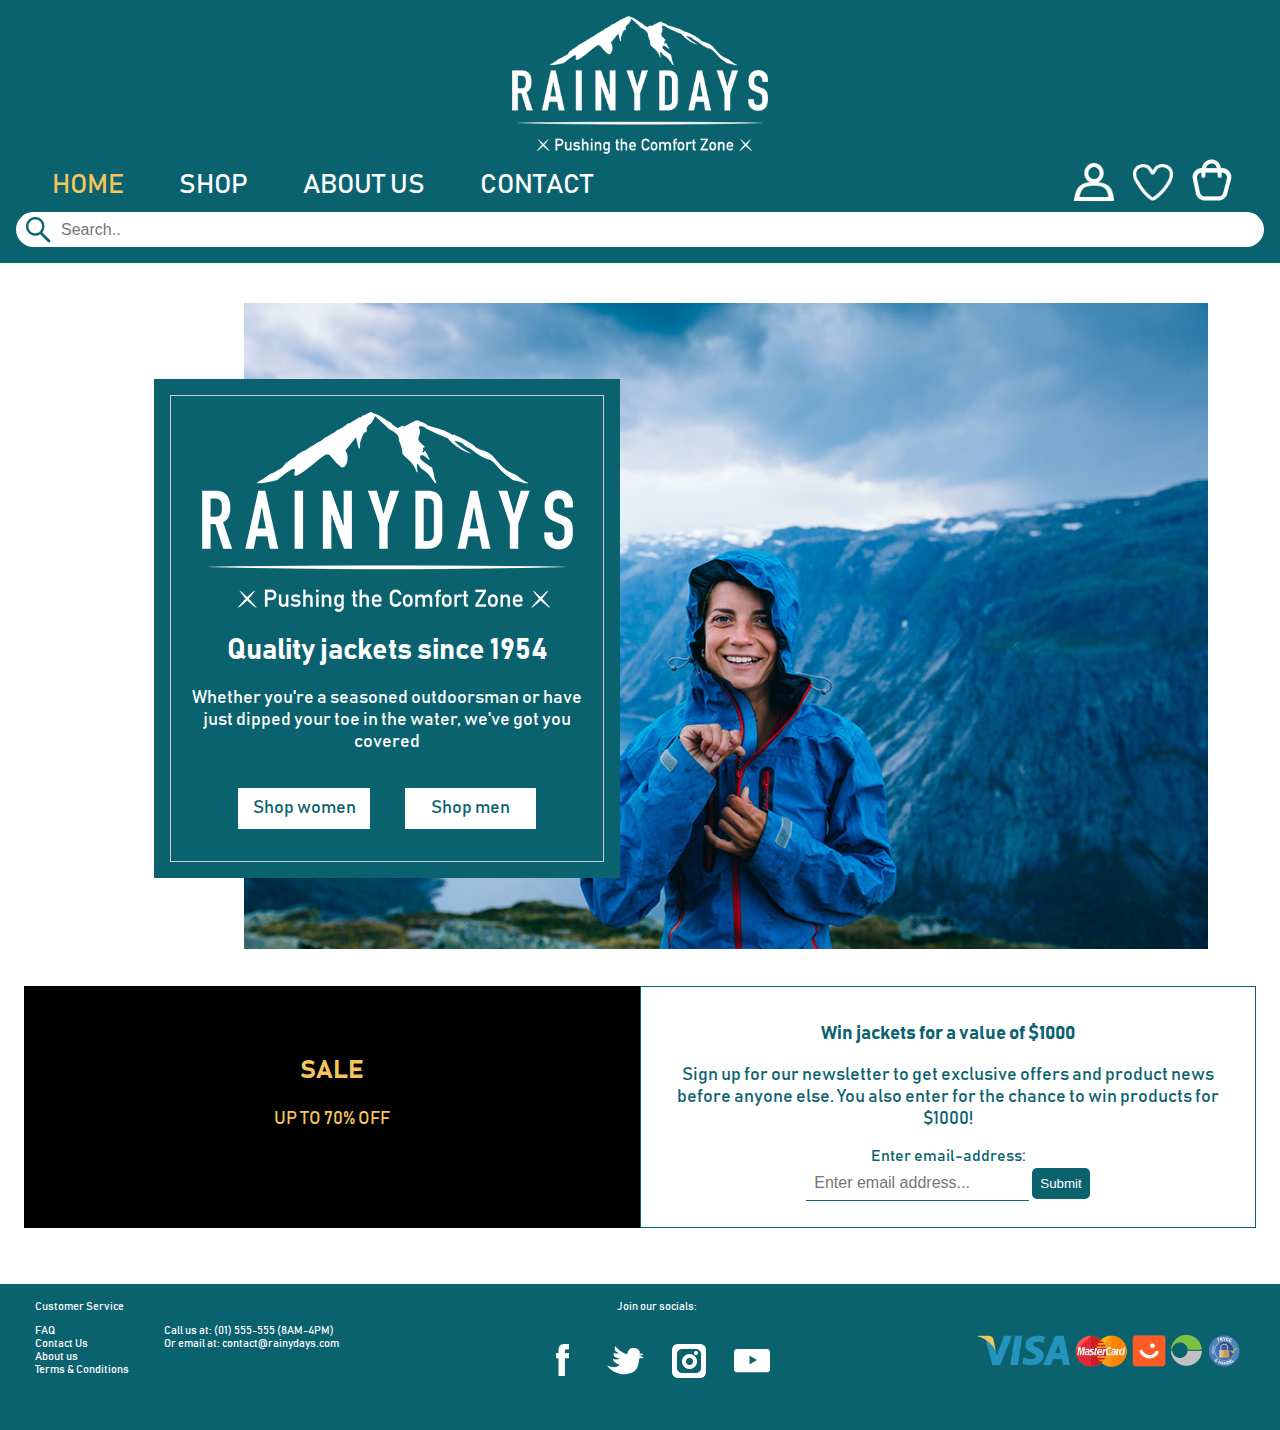
<file: index.html>
<!DOCTYPE html>
<html lang="en">
  <head>
    <meta charset="UTF-8" />
    <meta http-equiv="X-UA-Compatible" content="IE=edge" />
    <meta name="viewport" content="width=device-width, initial-scale=1.0" />
    <meta
      name="description"
      content="Here on our website you can purchase high-quality and affordable jackets from Rainy Days"
    />
    <link rel="stylesheet" type="text/css" href="css/styles.css" />
    <title>Rainy Days | Home</title>
    <!-- Hotjar Tracking Code for https://shiny-buttercream-049503.netlify.app -->
    <script>
      (function (h, o, t, j, a, r) {
        h.hj =
          h.hj ||
          function () {
            (h.hj.q = h.hj.q || []).push(arguments);
          };
        h._hjSettings = { hjid: 3656830, hjsv: 6 };
        a = o.getElementsByTagName("head")[0];
        r = o.createElement("script");
        r.async = 1;
        r.src = t + h._hjSettings.hjid + j + h._hjSettings.hjsv;
        a.appendChild(r);
      })(window, document, "https://static.hotjar.com/c/hotjar-", ".js?sv=");
    </script>
  </head>
  <body>
    <div class="wrapper">
      <header>
        <div class="logo">
          <a href="index.html"
            ><img
              src="images/assets/rainydays_logo.png"
              id="logo"
              alt="Rainy Days logo"
          /></a>
        </div>
        <input type="checkbox" id="menu-checkbox" />
        <label for="menu-checkbox" class="hamburger-menu"
          ><img src="images/assets/icons/menu_icon.png" alt="Hamburger menu"
        /></label>
        <nav>
          <a href="index.html" class="active-page">Home</a>
          <a href="products.html">Shop</a>
          <a href="about.html">About us</a>
          <a href="contact.html">Contact</a>
        </nav>
        <div class="user-icons">
          <a href="#"
            ><img src=images/assets/icons/user_profile_icon.png
            class="user-icon-img" alt="User profile icon"></a
          >
          <a href="#"
            ><img src=images/assets/icons/favourites_icon_white.png
            class="user-icon-img" alt="Favourites icon"></a
          >
          <a href="shopping_bag.html"
            ><span class="shopping-icons">
              <img src=images/assets/icons/shopping_bag_icon.png
              class="user-icon-img" alt="Shopping bag icon"> <img
              src=images/assets/icons/shopping_bag_icon_yellow.png
              class="user-icon-img" alt="Yellow shopping bag for hover">
            </span></a
          >
        </div>
        <div class="search">
          <form>
            <label for="search-site" class="search-label">Search site:</label>
            <input
              type="search"
              id="search-site"
              name="search-site"
              class="search-site"
              placeholder="Search.."
            />
          </form>
        </div>
      </header>
      <main>
        <div class="desktop-hero">
          <div class="desktop-intro">
            <img
              src="images/assets/rainydays_logo.png"
              class="content-logo"
              alt="Rainy Days logo"
            />
            <div class="intro-text">
              <h1>Quality jackets since 1954</h1>
              <p>
                Whether you're a seasoned outdoorsman or have just dipped your
                toe in the water, we've got you covered
              </p>
            </div>
            <div class="intro-links">
              <a href="products.html">Shop women</a>
              <a href="products.html">Shop men</a>
            </div>
          </div>
          <div class="desktop_hero_img">
            <img
              src="images/hero_img.jpg"
              class="hero-img"
              alt="Woman zipping up jacket with mountains in background"
            />
          </div>
        </div>
        <section class="sale-newsletter">
          <div class="sale">
            <h2>Sale</h2>
            <p>Up to 70% off</p>
          </div>
          <div class="newsletter">
            <h3>Win jackets for a value of $1000</h3>
            <p>
              Sign up for our newsletter to get exclusive offers and product
              news before anyone else. You also enter for the chance to win
              products for $1000!
            </p>
            <form id="newsletter">
              <label for="newsletter-email">Enter email-address:</label><br />
              <input
                type="email"
                id="newsletter-email"
                name="newsletter-email"
                placeholder="Enter email address..."
              />
              <button type="submit">Submit</button>
            </form>
          </div>
        </section>
      </main>
      <footer>
        <div class="footer-links">
          Customer Service
          <ul>
            <li><a href="#">FAQ</a></li>
            <li><a href="contact.html">Contact Us</a></li>
            <li><a href="about.html">About us</a></li>
            <li><a href="#">Terms & Conditions</a></li>
          </ul>
        </div>
        <div class="contact-info">
          Call us at: (01) 555-555 (8AM-4PM)<br />Or email at:
          contact@rainydays.com
        </div>
        <div class="socials">
          Join our socials:
          <p>
            <img src="images/assets/icons/fb_icon.png" alt="Facebook" />
            <img src="images/assets/icons/twitter_icon.png" alt="Twitter" />
            <img src="images/assets/icons/instagram_icon.png" alt="Instagram" />
            <img src="images/assets/icons/yt_icon.png" alt="Youtube" />
          </p>
        </div>
        <div>
          <img
            src="images/assets/footer_payment_icons.png"
            id="payment-footer"
            alt="Secure shipping and payment"
          />
        </div>
      </footer>
    </div>
  </body>
</html>
</file>
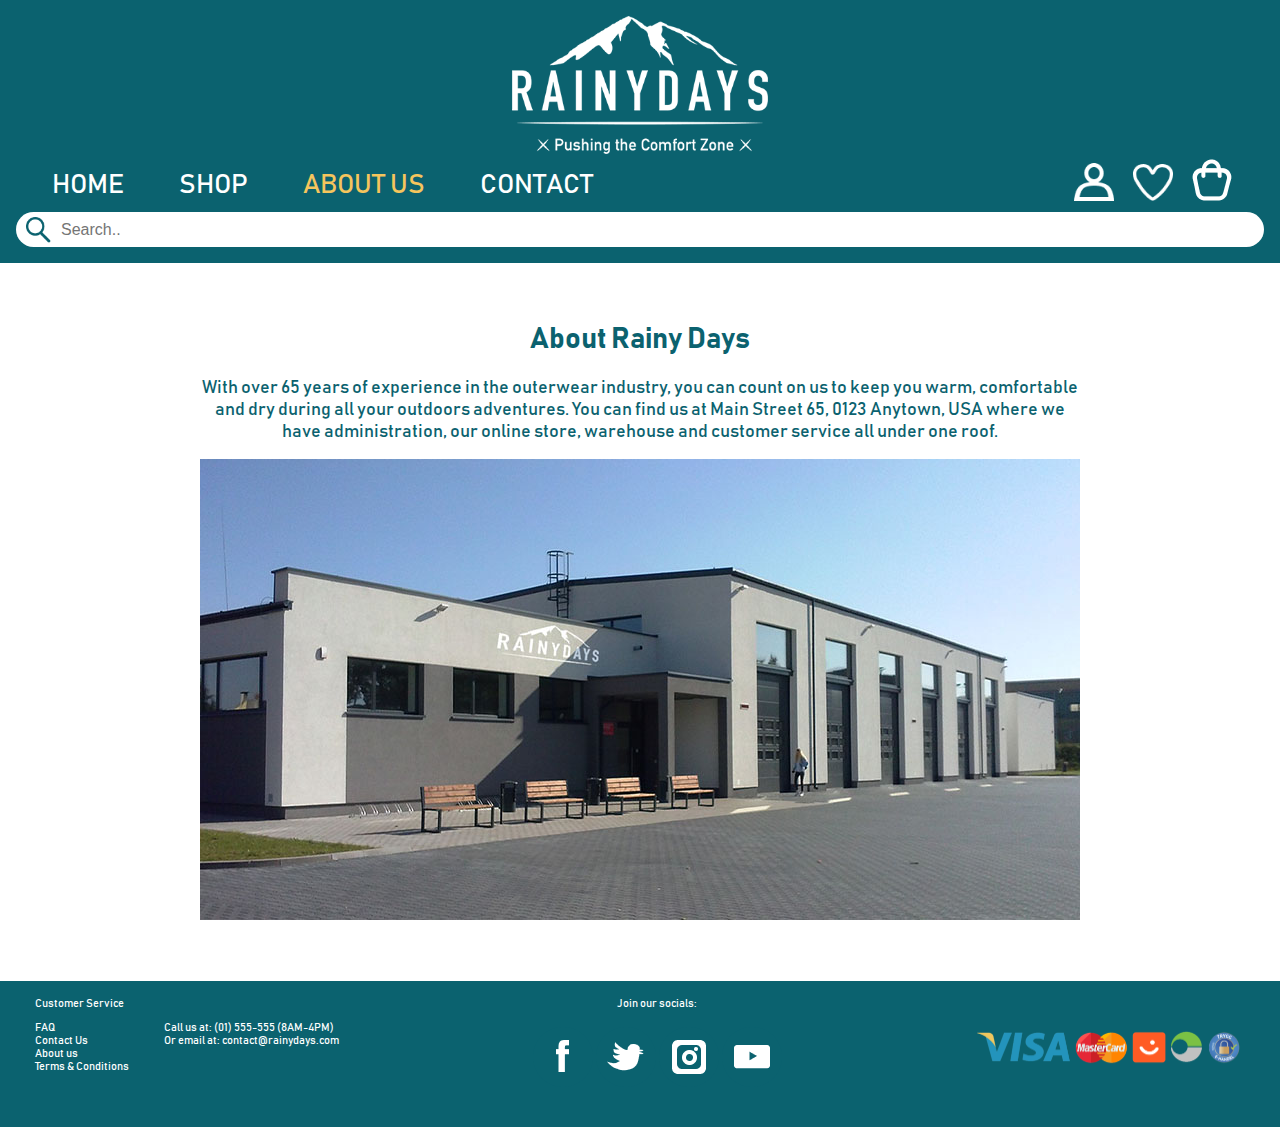
<file: about.html>
<!DOCTYPE html>
<html lang="en">
  <head>
    <meta charset="UTF-8" />
    <meta http-equiv="X-UA-Compatible" content="IE=edge" />
    <meta name="viewport" content="width=device-width, initial-scale=1.0" />
    <meta
      name="description"
      content="Here you will find information about our company Rainy Days, such as our history and address."
    />
    <link rel="stylesheet" type="text/css" href="css/styles.css" />
    <title>Rainy Days | About us</title>
    <!-- Hotjar Tracking Code for https://shiny-buttercream-049503.netlify.app -->
    <script>
      (function (h, o, t, j, a, r) {
        h.hj =
          h.hj ||
          function () {
            (h.hj.q = h.hj.q || []).push(arguments);
          };
        h._hjSettings = { hjid: 3656830, hjsv: 6 };
        a = o.getElementsByTagName("head")[0];
        r = o.createElement("script");
        r.async = 1;
        r.src = t + h._hjSettings.hjid + j + h._hjSettings.hjsv;
        a.appendChild(r);
      })(window, document, "https://static.hotjar.com/c/hotjar-", ".js?sv=");
    </script>
  </head>
  <body>
    <div class="wrapper">
      <header>
        <div class="logo">
          <a href="index.html"
            ><img
              src="images/assets/rainydays_logo.png"
              id="logo"
              alt="Rainy Days logo"
          /></a>
        </div>
        <input type="checkbox" id="menu-checkbox" />
        <label for="menu-checkbox" class="hamburger-menu"
          ><img src="images/assets/icons/menu_icon.png" alt="Hamburger menu"
        /></label>
        <nav>
          <a href="index.html">Home</a>
          <a href="products.html">Shop</a>
          <a href="about.html" class="active-page">About us</a>
          <a href="contact.html">Contact</a>
        </nav>
        <div class="user-icons">
          <a href="#"
            ><img src=images/assets/icons/user_profile_icon.png
            class="user-icon-img" alt="User profile icon"></a
          >
          <a href="#"
            ><img src=images/assets/icons/favourites_icon_white.png
            class="user-icon-img" alt="Favourites icon"></a
          >
          <a href="shopping_bag.html"
            ><span class="shopping-icons">
              <img src=images/assets/icons/shopping_bag_icon.png
              class="user-icon-img" alt="Shopping bag icon"> <img
              src=images/assets/icons/shopping_bag_icon_yellow.png
              class="user-icon-img" alt="Yellow shopping bag for hover">
            </span></a
          >
        </div>
        <div class="search">
          <form>
            <label for="search-site" class="search-label">Search site:</label>
            <input
              type="search"
              id="search-site"
              name="search-site"
              class="search-site"
              placeholder="Search.."
            />
          </form>
        </div>
      </header>
      <main>
        <h1>About Rainy Days</h1>
        <p class="about-info">
          With over 65 years of experience in the outerwear industry, you can
          count on us to keep you warm, comfortable and dry during all your
          outdoors adventures. You can find us at Main Street 65, 0123 Anytown,
          USA where we have administration, our online store, warehouse and
          customer service all under one roof.
        </p>
        <img
          src="images/rainydayshq.jpg"
          alt="Rainy Days headquarters building"
          class="rainydays-hq"
        />
      </main>
      <footer>
        <div class="footer-links">
          Customer Service
          <ul>
            <li><a href="#">FAQ</a></li>
            <li><a href="contact.html">Contact Us</a></li>
            <li><a href="about.html">About us</a></li>
            <li><a href="#">Terms & Conditions</a></li>
          </ul>
        </div>
        <div class="contact-info">
          Call us at: (01) 555-555 (8AM-4PM)<br />Or email at:
          contact@rainydays.com
        </div>
        <div class="socials">
          Join our socials:
          <p>
            <img src="images/assets/icons/fb_icon.png" alt="Facebook" />
            <img src="images/assets/icons/twitter_icon.png" alt="Twitter" />
            <img src="images/assets/icons/instagram_icon.png" alt="Instagram" />
            <img src="images/assets/icons/yt_icon.png" alt="Youtube" />
          </p>
        </div>
        <div>
          <img
            src="images/assets/footer_payment_icons.png"
            id="payment-footer"
            alt="Secure shipping and payment"
          />
        </div>
      </footer>
    </div>
  </body>
</html>
</file>
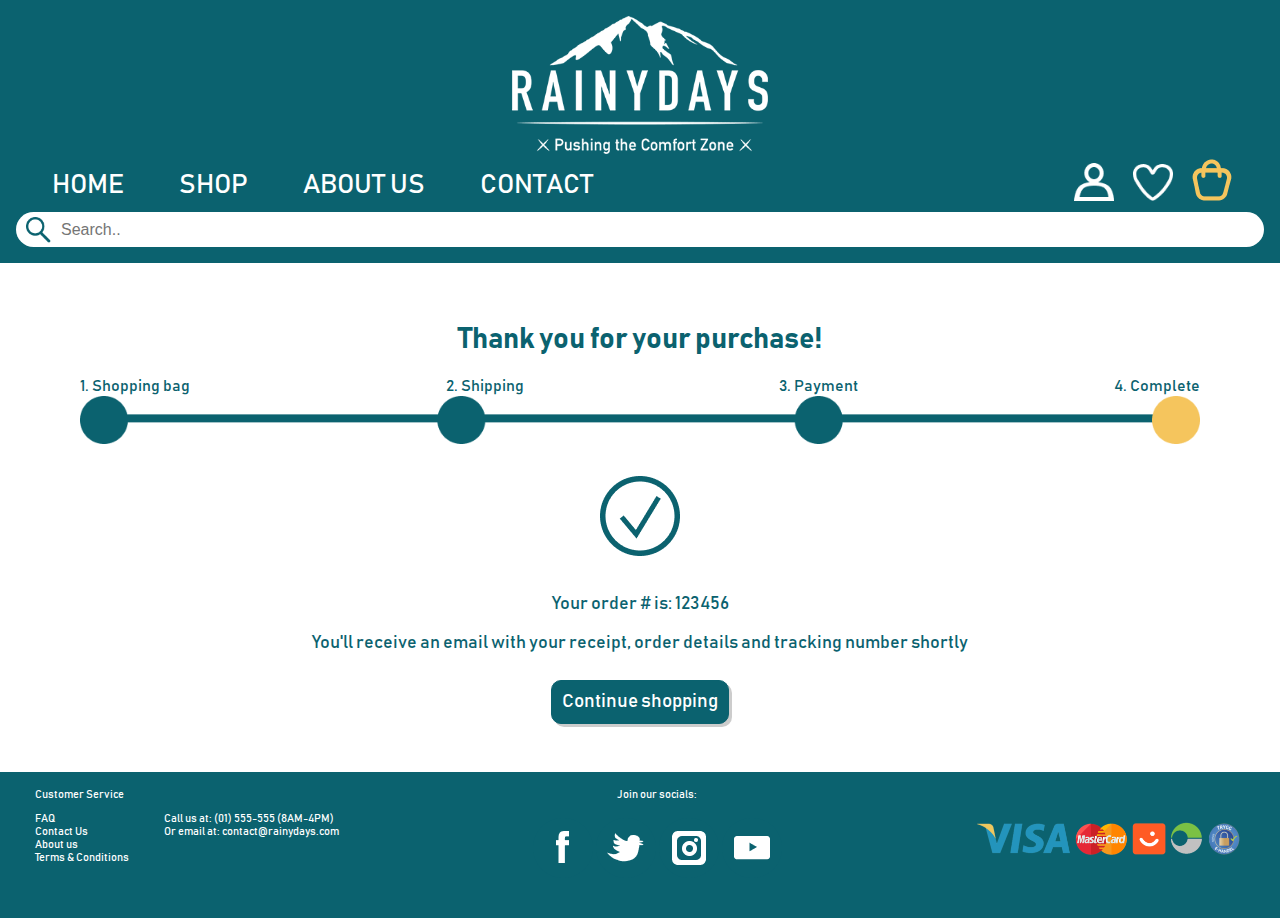
<file: checkout_success.html>
<!DOCTYPE html>
<html lang="en">
  <head>
    <meta charset="UTF-8" />
    <meta http-equiv="X-UA-Compatible" content="IE=edge" />
    <meta name="viewport" content="width=device-width, initial-scale=1.0" />
    <meta name="description" content="Your order is successful and complete" />
    <link rel="stylesheet" type="text/css" href="css/styles.css" />
    <title>Rainy Days | Order complete</title>
    <!-- Hotjar Tracking Code for https://shiny-buttercream-049503.netlify.app -->
    <script>
      (function (h, o, t, j, a, r) {
        h.hj =
          h.hj ||
          function () {
            (h.hj.q = h.hj.q || []).push(arguments);
          };
        h._hjSettings = { hjid: 3656830, hjsv: 6 };
        a = o.getElementsByTagName("head")[0];
        r = o.createElement("script");
        r.async = 1;
        r.src = t + h._hjSettings.hjid + j + h._hjSettings.hjsv;
        a.appendChild(r);
      })(window, document, "https://static.hotjar.com/c/hotjar-", ".js?sv=");
    </script>
  </head>
  <body>
    <div class="wrapper">
      <header>
        <div class="logo">
          <a href="index.html"
            ><img
              src="images/assets/rainydays_logo.png"
              id="logo"
              alt="Rainy Days logo"
          /></a>
        </div>
        <input type="checkbox" id="menu-checkbox" />
        <label for="menu-checkbox" class="hamburger-menu"
          ><img src="images/assets/icons/menu_icon.png" alt="Hamburger menu"
        /></label>
        <nav>
          <a href="index.html">Home</a>
          <a href="products.html">Shop</a>
          <a href="about.html">About us</a>
          <a href="contact.html">Contact</a>
        </nav>
        <div class="user-icons">
          <a href="#"
            ><img src=images/assets/icons/user_profile_icon.png
            class="user-icon-img" alt="User profile icon"></a
          >
          <a href="#"
            ><img src=images/assets/icons/favourites_icon_white.png
            class="user-icon-img" alt="Favourites icon"></a
          >
          <a href="shopping_bag.html"
            ><img src=images/assets/icons/shopping_bag_icon_yellow.png
            class="user-icon-img" alt="Yellow shopping bag icon"></a
          >
        </div>
        <div class="search">
          <form>
            <label for="search-site" class="search-label">Search site:</label>
            <input
              type="search"
              id="search-site"
              name="search-site"
              class="search-site"
              placeholder="Search.."
            />
          </form>
        </div>
      </header>
      <main>
        <h1>Thank you for your purchase!</h1>
        <div class="progress_text">
          <div>1. Shopping bag</div>
          <div>2. Shipping</div>
          <div>3. Payment</div>
          <div>4. Complete</div>
        </div>
        <div>
          <img
            src="images/assets/icons/progress_bar4.png"
            class="progress_bar"
            alt="Progress status: checkout complete"
          />
          <div class="checkout_success">
            <img
              src="images/assets/icons/successful_checkout_icon.png"
              alt="Checkout is successful icon"
            />
          </div>
          <p>Your order # is: 123456</p>
          <p>
            You'll receive an email with your receipt, order details and
            tracking number shortly
          </p>
          <a href="products.html" class="cta-button">Continue shopping</a>
        </div>
      </main>
      <footer>
        <div class="footer-links">
          Customer Service
          <ul>
            <li><a href="#">FAQ</a></li>
            <li><a href="contact.html">Contact Us</a></li>
            <li><a href="about.html">About us</a></li>
            <li><a href="#">Terms & Conditions</a></li>
          </ul>
        </div>
        <div class="contact-info">
          Call us at: (01) 555-555 (8AM-4PM)<br />Or email at:
          contact@rainydays.com
        </div>
        <div class="socials">
          Join our socials:
          <p>
            <img src="images/assets/icons/fb_icon.png" alt="Facebook" />
            <img src="images/assets/icons/twitter_icon.png" alt="Twitter" />
            <img src="images/assets/icons/instagram_icon.png" alt="Instagram" />
            <img src="images/assets/icons/yt_icon.png" alt="Youtube" />
          </p>
        </div>
        <div>
          <img
            src="images/assets/footer_payment_icons.png"
            id="payment-footer"
            alt="Secure shipping and payment"
          />
        </div>
      </footer>
    </div>
  </body>
</html>
</file>
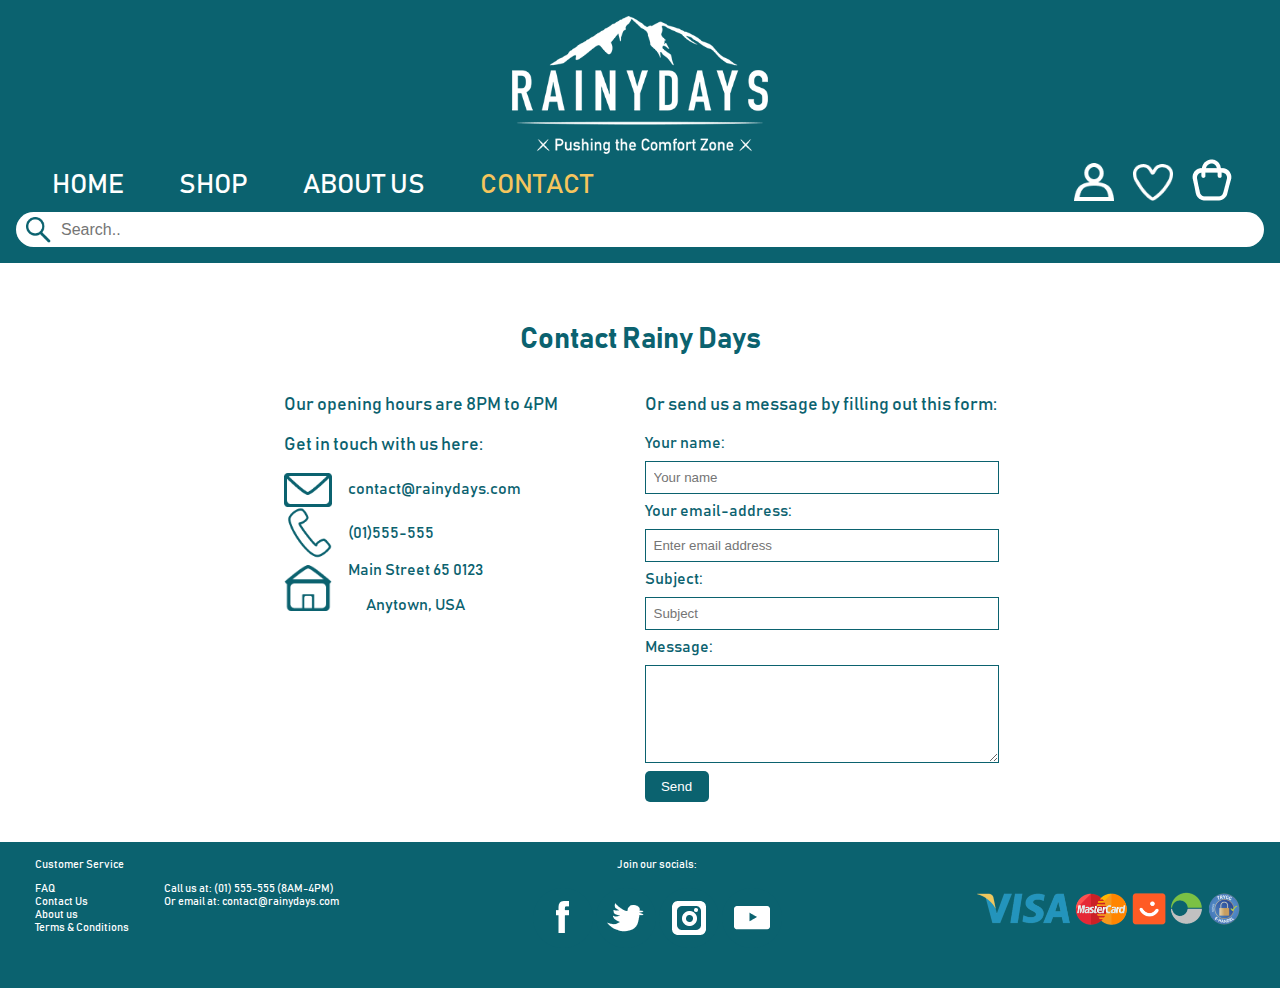
<file: contact.html>
<!DOCTYPE html>
<html lang="en">
  <head>
    <meta charset="UTF-8" />
    <meta http-equiv="X-UA-Compatible" content="IE=edge" />
    <meta name="viewport" content="width=device-width, initial-scale=1.0" />
    <meta
      name="description"
      content="On this page you will find contact information for Rainy Days, including phone number, email address, street address and a contact form"
    />
    <link rel="stylesheet" type="text/css" href="css/styles.css" />
    <title>Rainy Days | Contact</title>
    <!-- Hotjar Tracking Code for https://shiny-buttercream-049503.netlify.app -->
    <script>
      (function (h, o, t, j, a, r) {
        h.hj =
          h.hj ||
          function () {
            (h.hj.q = h.hj.q || []).push(arguments);
          };
        h._hjSettings = { hjid: 3656830, hjsv: 6 };
        a = o.getElementsByTagName("head")[0];
        r = o.createElement("script");
        r.async = 1;
        r.src = t + h._hjSettings.hjid + j + h._hjSettings.hjsv;
        a.appendChild(r);
      })(window, document, "https://static.hotjar.com/c/hotjar-", ".js?sv=");
    </script>
  </head>
  <body>
    <div class="wrapper">
      <header>
        <div class="logo">
          <a href="index.html"
            ><img
              src="images/assets/rainydays_logo.png"
              id="logo"
              alt="Rainy Days logo"
          /></a>
        </div>
        <input type="checkbox" id="menu-checkbox" />
        <label for="menu-checkbox" class="hamburger-menu"
          ><img src="images/assets/icons/menu_icon.png" alt="Hamburger menu"
        /></label>
        <nav>
          <a href="index.html">Home</a>
          <a href="products.html">Shop</a>
          <a href="about.html">About us</a>
          <a href="contact.html" class="active-page">Contact</a>
        </nav>
        <div class="user-icons">
          <a href="#"
            ><img src=images/assets/icons/user_profile_icon.png
            class="user-icon-img" alt="User profile icon"></a
          >
          <a href="#"
            ><img src=images/assets/icons/favourites_icon_white.png
            class="user-icon-img" alt="Favourites icon"></a
          >
          <a href="shopping_bag.html"
            ><span class="shopping-icons">
              <img src=images/assets/icons/shopping_bag_icon.png
              class="user-icon-img" alt="Shopping bag icon"> <img
              src=images/assets/icons/shopping_bag_icon_yellow.png
              class="user-icon-img" alt="Yellow shopping bag for hover">
            </span></a
          >
        </div>
        <div class="search">
          <form>
            <label for="search-site" class="search-label">Search site:</label>
            <input
              type="search"
              id="search-site"
              name="search-site"
              class="search-site"
              placeholder="Search.."
            />
          </form>
        </div>
      </header>
      <main>
        <h1>Contact Rainy Days</h1>
        <div class="contact">
          <div class="contact_info">
            <p>Our opening hours are 8PM to 4PM</p>
            <p>Get in touch with us here:</p>
            <div>
              <img
                src="images/assets/icons/envelope_icon.png"
                class="contact_icons"
                alt="Envelope icon"
              />
              contact@rainydays.com
            </div>
            <div>
              <img
                src="images/assets/icons/phone_icon.png"
                class="contact_icons"
                alt="Phone icon"
              />
              (01)555-555
            </div>
            <div>
              <img
                src="images/assets/icons/house_icon.png"
                class="contact_icons"
                alt="House/address icon"
              />
              <div class="contact_address">
                <div>Main Street 65 0123</div>
                <div>Anytown, USA</div>
              </div>
            </div>
          </div>
          <div class="contact_form">
            <p>Or send us a message by filling out this form:</p>
            <form class="contact_input">
              <label for="full-name">Your name:</label>
              <input
                type="text"
                id="full-name"
                name="fname"
                class="form_input"
                placeholder="Your name"
              />
              <label for="enter-email">Your email-address:</label>
              <input
                type="email"
                id="enter-email"
                name="email"
                class="form_input"
                placeholder="Enter email address"
              />
              <label for="message-subject">Subject:</label>
              <input
                type="text"
                id="message-subject"
                name="subject"
                class="form_input"
                placeholder="Subject"
              />
              <label for="message">Message:</label>
              <textarea
                id="message"
                name="message"
                class="form_input"
              ></textarea>
              <button type="submit">Send</button>
            </form>
          </div>
        </div>
      </main>
      <footer>
        <div class="footer-links">
          Customer Service
          <ul>
            <li><a href="#">FAQ</a></li>
            <li><a href="contact.html">Contact Us</a></li>
            <li><a href="about.html">About us</a></li>
            <li><a href="#">Terms & Conditions</a></li>
          </ul>
        </div>
        <div class="contact-info">
          Call us at: (01) 555-555 (8AM-4PM)<br />Or email at:
          contact@rainydays.com
        </div>
        <div class="socials">
          Join our socials:
          <p>
            <img src="images/assets/icons/fb_icon.png" alt="Facebook" />
            <img src="images/assets/icons/twitter_icon.png" alt="Twitter" />
            <img src="images/assets/icons/instagram_icon.png" alt="Instagram" />
            <img src="images/assets/icons/yt_icon.png" alt="Youtube" />
          </p>
        </div>
        <div>
          <img
            src="images/assets/footer_payment_icons.png"
            id="payment-footer"
            alt="Secure shipping and payment"
          />
        </div>
      </footer>
    </div>
  </body>
</html>
</file>
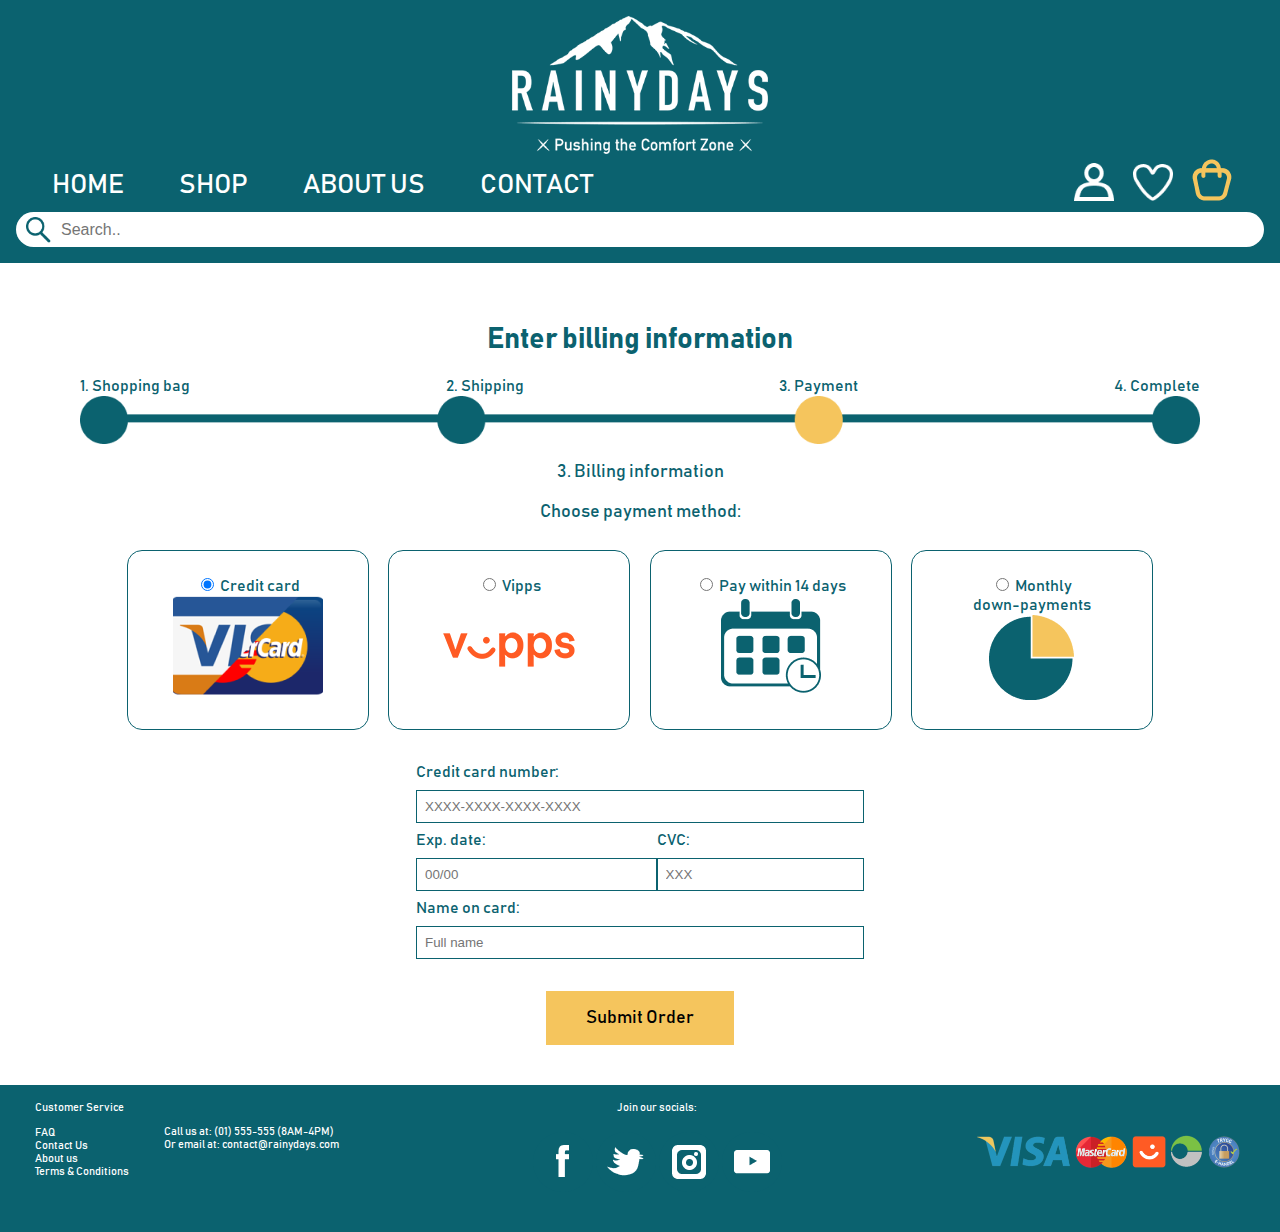
<file: payment.html>
<!DOCTYPE html>
<html lang="en">
  <head>
    <meta charset="UTF-8" />
    <meta http-equiv="X-UA-Compatible" content="IE=edge" />
    <meta name="viewport" content="width=device-width, initial-scale=1.0" />
    <meta
      name="description"
      content="Choose payment method and enter billing information on this page"
    />
    <link rel="stylesheet" type="text/css" href="css/styles.css" />
    <title>Rainy Days | Billing</title>
    <!-- Hotjar Tracking Code for https://shiny-buttercream-049503.netlify.app -->
    <script>
      (function (h, o, t, j, a, r) {
        h.hj =
          h.hj ||
          function () {
            (h.hj.q = h.hj.q || []).push(arguments);
          };
        h._hjSettings = { hjid: 3656830, hjsv: 6 };
        a = o.getElementsByTagName("head")[0];
        r = o.createElement("script");
        r.async = 1;
        r.src = t + h._hjSettings.hjid + j + h._hjSettings.hjsv;
        a.appendChild(r);
      })(window, document, "https://static.hotjar.com/c/hotjar-", ".js?sv=");
    </script>
  </head>
  <body>
    <div class="wrapper">
      <header>
        <div class="logo">
          <a href="index.html"
            ><img
              src="images/assets/rainydays_logo.png"
              id="logo"
              alt="Rainy Days logo"
          /></a>
        </div>
        <input type="checkbox" id="menu-checkbox" />
        <label for="menu-checkbox" class="hamburger-menu"
          ><img src="images/assets/icons/menu_icon.png" alt="Hamburger menu"
        /></label>
        <nav>
          <a href="index.html">Home</a>
          <a href="products.html">Shop</a>
          <a href="about.html">About us</a>
          <a href="contact.html">Contact</a>
        </nav>
        <div class="user-icons">
          <a href="#"
            ><img src=images/assets/icons/user_profile_icon.png
            class="user-icon-img" alt="User profile icon"></a
          >
          <a href="#"
            ><img src=images/assets/icons/favourites_icon_white.png
            class="user-icon-img" alt="Favourites icon"></a
          >
          <a href="shopping_bag.html"
            ><img src=images/assets/icons/shopping_bag_icon_yellow.png
            class="user-icon-img" alt="Yellow shopping bag icon"></a
          >
        </div>
        <div class="search">
          <form>
            <label for="search-site" class="search-label">Search site:</label>
            <input
              type="search"
              id="search-site"
              name="search-site"
              class="search-site"
              placeholder="Search.."
            />
          </form>
        </div>
      </header>
      <main>
        <h1>Enter billing information</h1>
        <div class="progress_text">
          <div>1. Shopping bag</div>
          <div>2. Shipping</div>
          <div>3. Payment</div>
          <div>4. Complete</div>
        </div>
        <img
          src="images/assets/icons/progress_bar3.png"
          class="progress_bar"
          alt="Progress status: billing info"
        />
        <p>3. Billing information</p>
        <div>
          <p>Choose payment method:</p>
          <form action="#" class="payment">
            <div>
              <input
                type="radio"
                id="cc"
                name="payment-method"
                value="cc"
                checked
              />
              <label for="cc"
                >Credit card
                <img
                  src="images/assets/icons/visa_mc_logo.png"
                  class="payment_images"
                  alt="Visa and Mastercard logo"
              /></label>
            </div>
            <div>
              <input
                type="radio"
                id="vipps"
                name="payment-method"
                value="vipps"
              />
              <label for="vipps"
                >Vipps
                <img
                  src="images/assets/icons/vipps_logo.png"
                  class="payment_images"
                  alt="Vipps logo"
              /></label>
            </div>
            <div>
              <input
                type="radio"
                id="pay14"
                name="payment-method"
                value="pay14"
              />
              <label for="pay14"
                >Pay within 14 days
                <img
                  src="images/assets/icons/calendar_timed_icon.png"
                  class="payment_images"
                  alt="Calendar with clock icon"
              /></label>
            </div>
            <div>
              <input
                type="radio"
                id="pay-monthly"
                name="payment-method"
                value="pay-monthly"
              />
              <label for="pay-monthly"
                >Monthly<br />
                down-payments
                <img
                  src="images/assets/icons/monthly_pay_icon.png"
                  class="payment_images"
                  alt="Pie chart for monthly payment icon"
              /></label>
            </div>
          </form>
        </div>
        <div>
          <form class="cc_info">
            <div>
              <label for="cc-number">Credit card number:</label>
              <input
                type="tel"
                id="cc-number"
                name="cc-number"
                class="form_input"
                placeholder="XXXX-XXXX-XXXX-XXXX"
              />
            </div>
            <div class="smaller_input">
              <div>
                <label for="exp-date">Exp. date:</label>
                <input
                  type="tel"
                  id="exp-date"
                  name="exp-date"
                  class="form_input"
                  placeholder="00/00"
                />
              </div>
              <div>
                <label for="cvc">CVC:</label>
                <input
                  type="tel"
                  id="cvc"
                  name="cvc"
                  class="form_input"
                  placeholder="XXX"
                />
              </div>
            </div>
            <div>
              <label for="card-name">Name on card:</label>
              <input
                type="text"
                id="card-name"
                name="card-name"
                class="form_input"
                placeholder="Full name"
              />
            </div>
          </form>
          <a href="checkout_success.html" class="order-button">Submit Order</a>
        </div>
      </main>
      <footer>
        <div class="footer-links">
          Customer Service
          <ul>
            <li><a href="#">FAQ</a></li>
            <li><a href="contact.html">Contact Us</a></li>
            <li><a href="about.html">About us</a></li>
            <li><a href="#">Terms & Conditions</a></li>
          </ul>
        </div>
        <div class="contact-info">
          Call us at: (01) 555-555 (8AM-4PM)<br />Or email at:
          contact@rainydays.com
        </div>
        <div class="socials">
          Join our socials:
          <p>
            <img src="images/assets/icons/fb_icon.png" alt="Facebook" />
            <img src="images/assets/icons/twitter_icon.png" alt="Twitter" />
            <img src="images/assets/icons/instagram_icon.png" alt="Instagram" />
            <img src="images/assets/icons/yt_icon.png" alt="Youtube" />
          </p>
        </div>
        <div>
          <img
            src="images/assets/footer_payment_icons.png"
            id="payment-footer"
            alt="Secure shipping and payment"
          />
        </div>
      </footer>
    </div>
  </body>
</html>
</file>
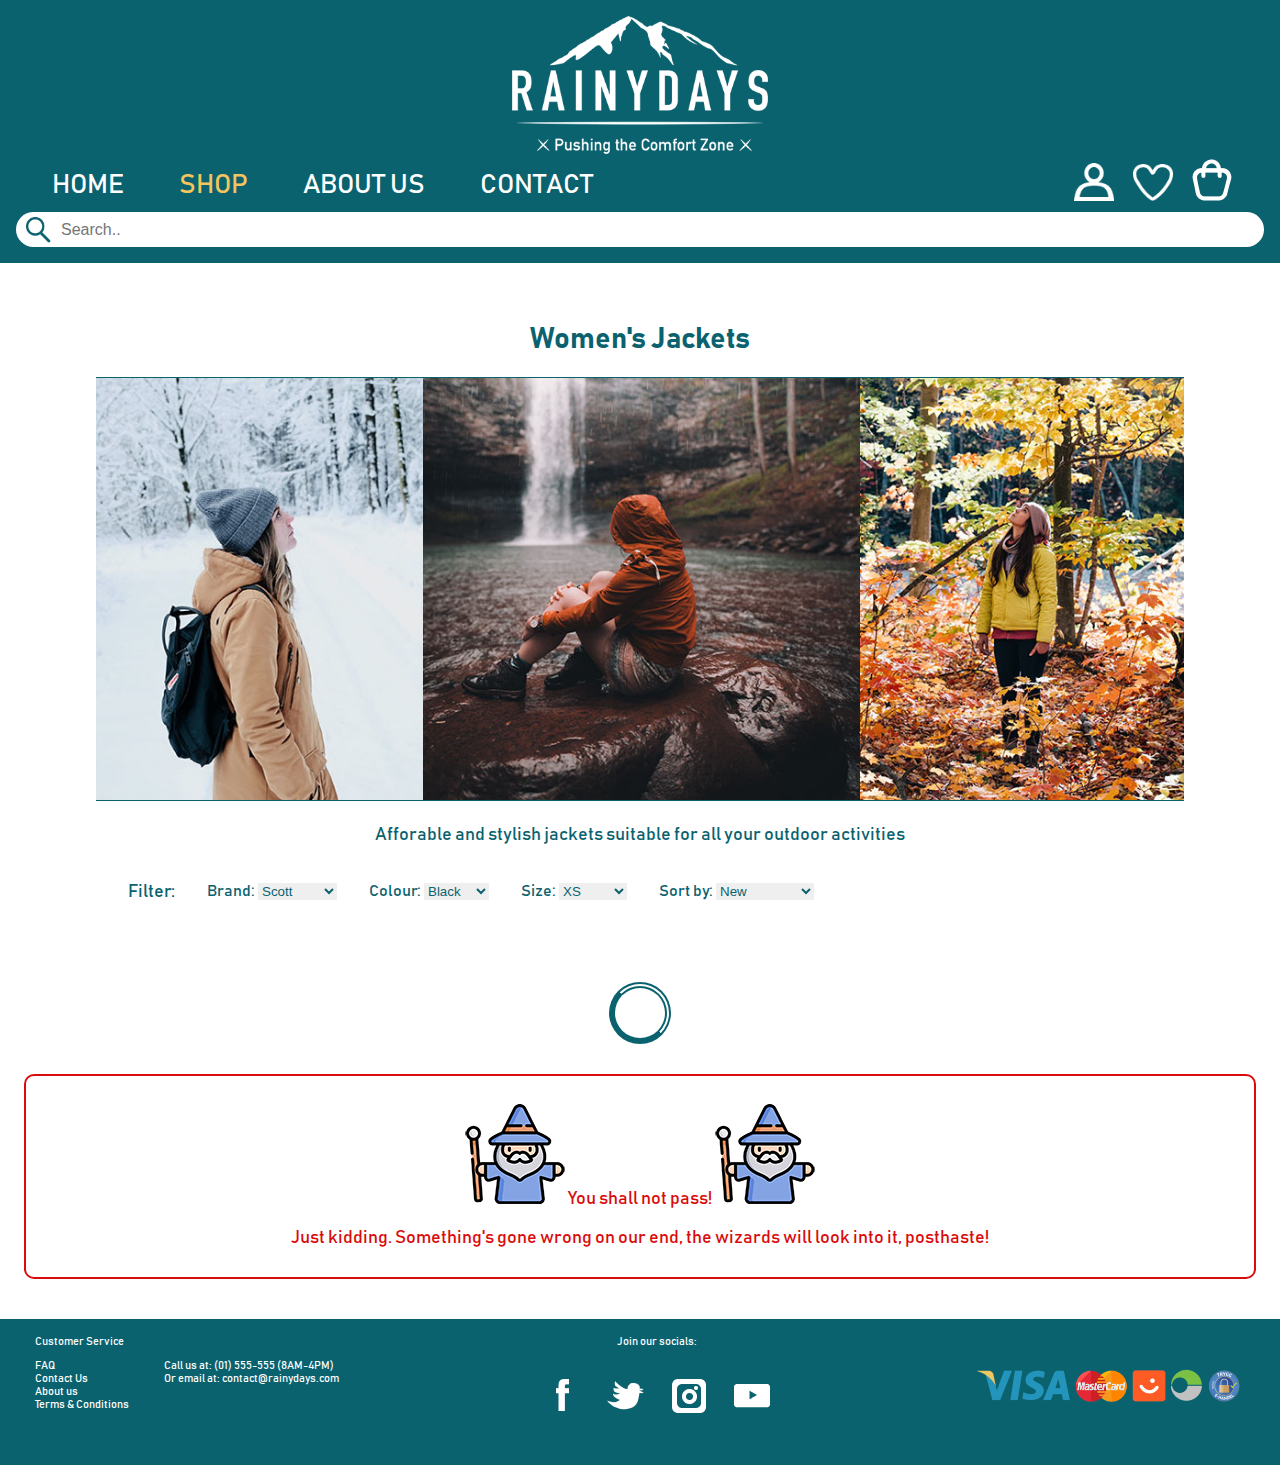
<file: products.html>
<!DOCTYPE html>
<html lang="en">
  <head>
    <meta charset="UTF-8" />
    <meta http-equiv="X-UA-Compatible" content="IE=edge" />
    <meta name="viewport" content="width=device-width, initial-scale=1.0" />
    <meta
      name="description"
      content="An overview of our high-quality jackets suitable for all weather and activities"
    />
    <link rel="stylesheet" type="text/css" href="css/styles.css" />
    <script src="js/products.js" type="module" defer></script>
    <title>Rainy Days | Products</title>
    <!-- Hotjar Tracking Code for https://shiny-buttercream-049503.netlify.app -->
    <script>
      (function (h, o, t, j, a, r) {
        h.hj =
          h.hj ||
          function () {
            (h.hj.q = h.hj.q || []).push(arguments);
          };
        h._hjSettings = { hjid: 3656830, hjsv: 6 };
        a = o.getElementsByTagName("head")[0];
        r = o.createElement("script");
        r.async = 1;
        r.src = t + h._hjSettings.hjid + j + h._hjSettings.hjsv;
        a.appendChild(r);
      })(window, document, "https://static.hotjar.com/c/hotjar-", ".js?sv=");
    </script>
  </head>
  <body>
    <div class="wrapper">
      <header>
        <div class="logo">
          <a href="index.html"
            ><img
              src="images/assets/rainydays_logo.png"
              id="logo"
              alt="Rainy Days logo"
          /></a>
        </div>
        <input type="checkbox" id="menu-checkbox" />
        <label for="menu-checkbox" class="hamburger-menu"
          ><img src="images/assets/icons/menu_icon.png" alt="Hamburger menu"
        /></label>
        <nav>
          <a href="index.html">Home</a>
          <a href="products.html" class="active-page">Shop</a>
          <a href="about.html">About us</a>
          <a href="contact.html">Contact</a>
        </nav>
        <div class="user-icons">
          <a href="#"
            ><img src=images/assets/icons/user_profile_icon.png
            class="user-icon-img" alt="User profile icon"></a
          >
          <a href="#"
            ><img src=images/assets/icons/favourites_icon_white.png
            class="user-icon-img" alt="Favourites icon"></a
          >
          <a href="shopping_bag.html"
            ><span class="shopping-icons">
              <img src=images/assets/icons/shopping_bag_icon.png
              class="user-icon-img" alt="Shopping bag icon"> <img
              src=images/assets/icons/shopping_bag_icon_yellow.png
              class="user-icon-img" alt="Yellow shopping bag for hover">
            </span></a
          >
        </div>
        <div class="search">
          <form>
            <label for="search-site" class="search-label">Search site:</label>
            <input
              type="search"
              id="search-site"
              name="search-site"
              class="search-site"
              placeholder="Search.."
            />
          </form>
        </div>
      </header>
      <main>
        <h1>Women's Jackets</h1>
        <div class="product_img">
          <div>
            <img src=images/w_product1.jpg alt="Man sitting on chair ice
            fishing">
          </div>
          <div>
            <img src=images/w_product2.jpg alt="Man standing by a lake in winter
            time">
          </div>
          <div>
            <img src=images/w_product3.jpg alt="Young man in a red jacket hiking
            up a mountain">
          </div>
        </div>
        <p>
          Afforable and stylish jackets suitable for all your outdoor activities
        </p>
        <div class="filters">
          <p>Filter:</p>
          <div>
            <label for="brand">Brand:</label>
            <select id="brand" name="brand">
              <option value="scott">Scott</option>
              <option value="xm">XM</option>
              <option value="1st_watch">1st Watch</option>
            </select>
          </div>
          <div>
            <label for="colour">Colour:</label>
            <select id="colour" name="colour">
              <option value="black">Black</option>
              <option value="white">White</option>
              <option value="gray">Gray</option>
              <option value="blue">Blue</option>
              <option value="purple">Purple</option>
              <option value="green">Green</option>
              <option value="red">Red</option>
              <option value="orange">Orange</option>
              <option value="yellow">Yellow</option>
            </select>
          </div>
          <div>
            <label for="size">Size:</label>
            <select id="size" name="size">
              <option value="xs">XS</option>
              <option value="small">Small</option>
              <option value="medium">Medium</option>
              <option value="large">Large</option>
              <option value="xl">XL</option>
            </select>
          </div>
          <div>
            <label for="sort">Sort by:</label>
            <select id="sort" name="sort">
              <option value="new">New</option>
              <option value="price_lowest">Price lowest</option>
              <option value="price_highest">Price highest</option>
              <option value="bestsellers">Best selling</option>
            </select>
          </div>
        </div>
        <div class="product_wrapper"></div>
      </main>
      <footer>
        <div class="footer-links">
          Customer Service
          <ul>
            <li><a href="#">FAQ</a></li>
            <li><a href="contact.html">Contact Us</a></li>
            <li><a href="about.html">About us</a></li>
            <li><a href="#">Terms & Conditions</a></li>
          </ul>
        </div>
        <div class="contact-info">
          Call us at: (01) 555-555 (8AM-4PM)<br />Or email at:
          contact@rainydays.com
        </div>
        <div class="socials">
          Join our socials:
          <p>
            <img src="images/assets/icons/fb_icon.png" alt="Facebook" />
            <img src="images/assets/icons/twitter_icon.png" alt="Twitter" />
            <img src="images/assets/icons/instagram_icon.png" alt="Instagram" />
            <img src="images/assets/icons/yt_icon.png" alt="Youtube" />
          </p>
        </div>
        <div>
          <img
            src="images/assets/footer_payment_icons.png"
            id="payment-footer"
            alt="Secure shipping and payment"
          />
        </div>
      </footer>
    </div>
  </body>
</html>
</file>
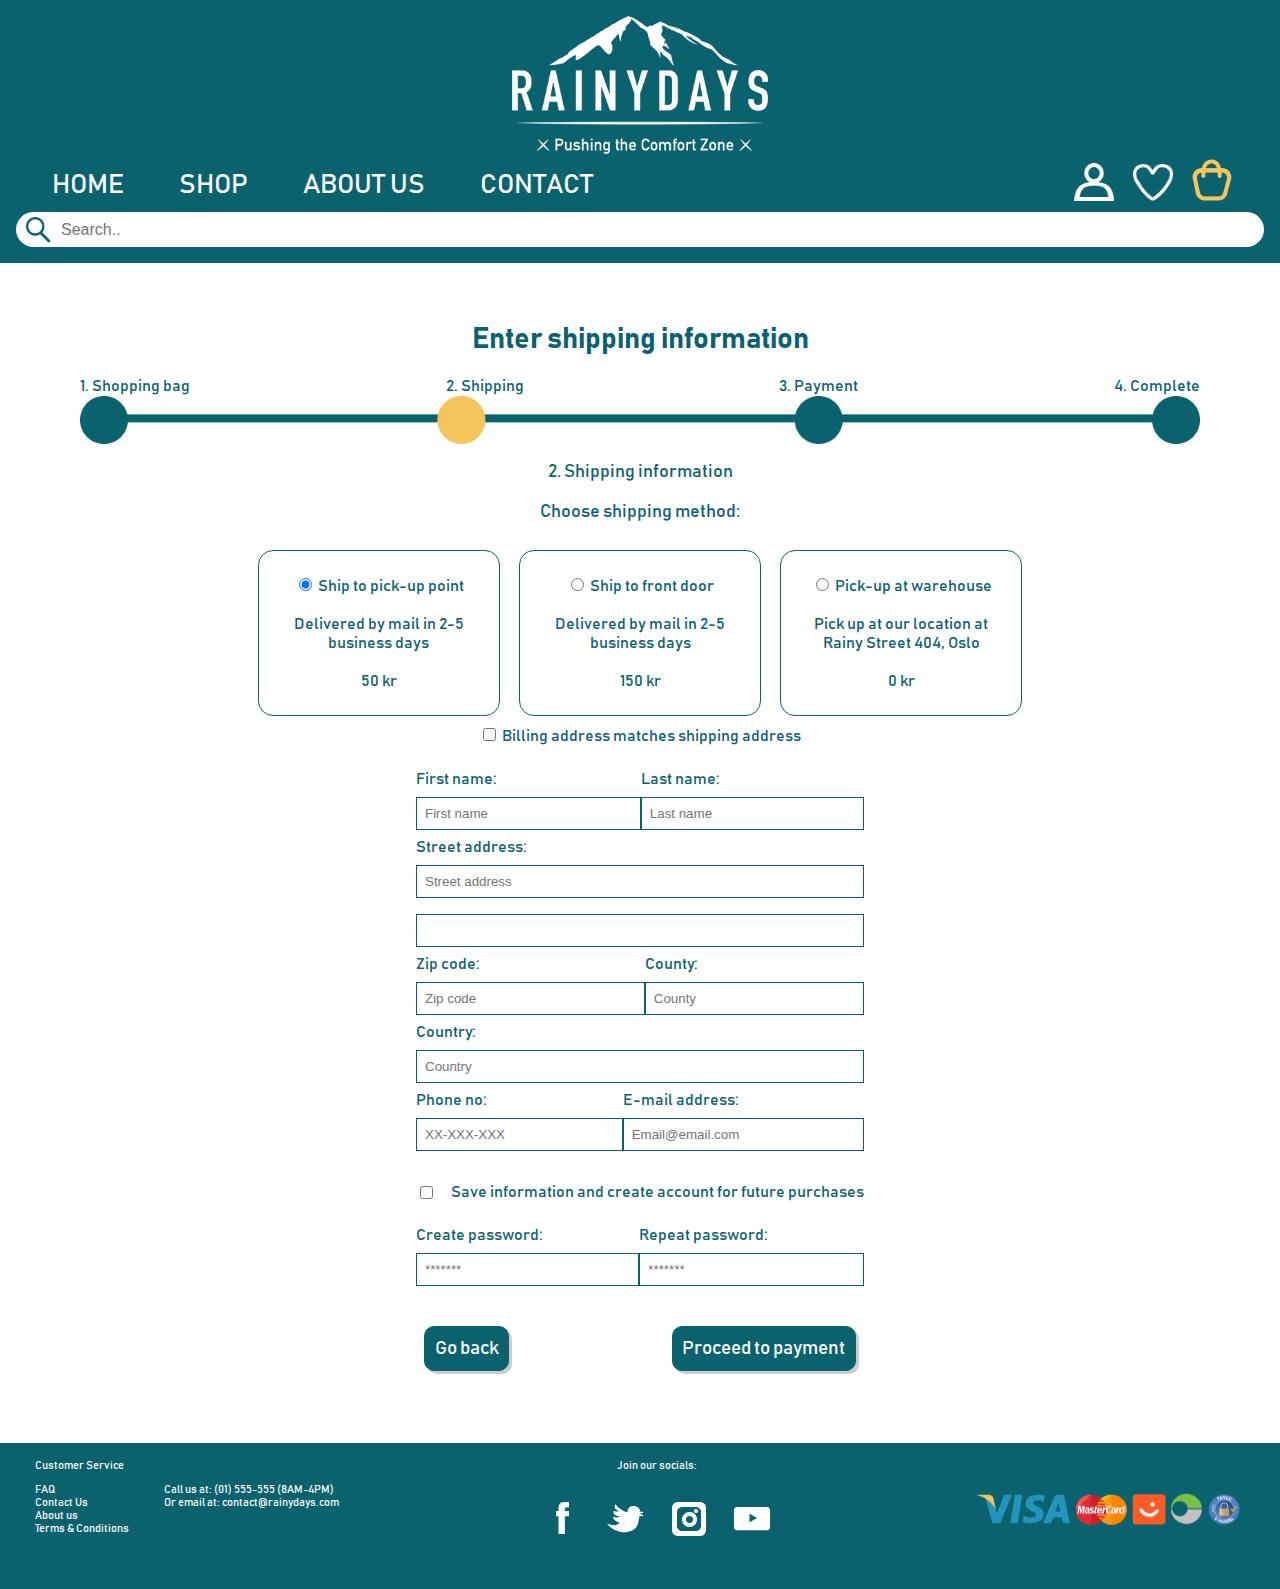
<file: shipping.html>
<!DOCTYPE html>
<html lang="en">
  <head>
    <meta charset="UTF-8" />
    <meta http-equiv="X-UA-Compatible" content="IE=edge" />
    <meta name="viewport" content="width=device-width, initial-scale=1.0" />
    <meta
      name="description"
      content="Choose shipping method and enter address on this page"
    />
    <link rel="stylesheet" type="text/css" href="css/styles.css" />
    <title>Rainy Days | Shipping</title>
    <!-- Hotjar Tracking Code for https://shiny-buttercream-049503.netlify.app -->
    <script>
      (function (h, o, t, j, a, r) {
        h.hj =
          h.hj ||
          function () {
            (h.hj.q = h.hj.q || []).push(arguments);
          };
        h._hjSettings = { hjid: 3656830, hjsv: 6 };
        a = o.getElementsByTagName("head")[0];
        r = o.createElement("script");
        r.async = 1;
        r.src = t + h._hjSettings.hjid + j + h._hjSettings.hjsv;
        a.appendChild(r);
      })(window, document, "https://static.hotjar.com/c/hotjar-", ".js?sv=");
    </script>
  </head>
  <body>
    <div class="wrapper">
      <header>
        <div class="logo">
          <a href="index.html"
            ><img
              src="images/assets/rainydays_logo.png"
              id="logo"
              alt="Rainy Days logo"
          /></a>
        </div>
        <input type="checkbox" id="menu-checkbox" />
        <label for="menu-checkbox" class="hamburger-menu"
          ><img src="images/assets/icons/menu_icon.png" alt="Hamburger menu"
        /></label>
        <nav>
          <a href="index.html">Home</a>
          <a href="products.html">Shop</a>
          <a href="about.html">About us</a>
          <a href="contact.html">Contact</a>
        </nav>
        <div class="user-icons">
          <a href="#"
            ><img src=images/assets/icons/user_profile_icon.png
            class="user-icon-img" alt="User profile icon"></a
          >
          <a href="#"
            ><img src=images/assets/icons/favourites_icon_white.png
            class="user-icon-img" alt="Favourites icon"></a
          >
          <a href="shopping_bag.html"
            ><img src=images/assets/icons/shopping_bag_icon_yellow.png
            class="user-icon-img" alt="Yellow shopping bag icon"></a
          >
        </div>
        <div class="search">
          <form>
            <label for="search-site" class="search-label">Search site:</label>
            <input
              type="search"
              id="search-site"
              name="search-site"
              class="search-site"
              placeholder="Search.."
            />
          </form>
        </div>
      </header>
      <main>
        <h1>Enter shipping information</h1>
        <div class="progress_text">
          <div>1. Shopping bag</div>
          <div>2. Shipping</div>
          <div>3. Payment</div>
          <div>4. Complete</div>
        </div>
        <img
          src="images/assets/icons/progress_bar2.png"
          class="progress_bar"
          alt="Progress status: shipping info"
        />
        <p>2. Shipping information</p>
        <div>
          <p>Choose shipping method:</p>
          <div>
            <form action="#" class="shipping">
              <div>
                <input
                  type="radio"
                  id="pickup-point"
                  name="shipping-method"
                  value="pickup-point"
                  checked
                />
                <label for="pickup-point"
                  >Ship to pick-up point<br /><br />
                  Delivered by mail in 2-5 business days<br /><br />
                  50 kr</label
                >
              </div>
              <div>
                <input
                  type="radio"
                  id="front-door"
                  name="shipping-method"
                  value="front-door"
                />
                <label for="front-door"
                  >Ship to front door<br /><br />
                  Delivered by mail in 2-5 business days<br /><br />
                  150 kr</label
                >
              </div>
              <div>
                <input
                  type="radio"
                  id="pickup-warehouse"
                  name="shipping-method"
                  value="pickup-warehouse"
                />
                <label for="pickup-warehouse"
                  >Pick-up at warehouse<br /><br />
                  Pick up at our location at Rainy Street 404, Oslo<br /><br />
                  0 kr</label
                >
              </div>
            </form>
          </div>
          <input
            type="checkbox"
            id="billing-match"
            name="billing-match"
            value="billing-match"
          />
          <label for="billing-match"
            >Billing address matches shipping address</label
          >
        </div>
        <div>
          <form class="shipping_info">
            <div class="smaller_input">
              <div>
                <label for="first-name">First name:</label>
                <input
                  type="text"
                  id="first-name"
                  name="first-name"
                  class="form_input"
                  placeholder="First name"
                />
              </div>
              <div>
                <label for="last-name">Last name:</label>
                <input
                  type="text"
                  id="last-name"
                  name="last-name"
                  class="form_input"
                  placeholder="Last name"
                />
              </div>
            </div>
            <div>
              <label for="s-address">Street address:</label>
              <input
                type="text"
                id="s-address"
                name="s-address"
                class="form_input"
                placeholder="Street address"
              />
              <label for="s-address2"></label>
              <input
                type="text"
                id="s-address2"
                name="s-address2"
                class="form_input"
                aria-label="Address input 2"
              />
            </div>
            <div class="smaller_input">
              <div>
                <label for="zipcode">Zip code:</label>
                <input
                  type="tel"
                  id="zipcode"
                  name="zipcode"
                  class="form_input"
                  placeholder="Zip code"
                />
              </div>
              <div>
                <label for="county">County:</label>
                <input
                  type="text"
                  id="county"
                  name="county"
                  class="form_input"
                  placeholder="County"
                />
              </div>
            </div>
            <div>
              <label for="country">Country:</label>
              <input
                type="text"
                id="country"
                name="country"
                class="form_input"
                placeholder="Country"
              />
            </div>
            <div class="smaller_input">
              <div>
                <label for="phone-no">Phone no:</label>
                <input
                  type="tel"
                  id="phone-no"
                  name="phone-no"
                  class="form_input"
                  placeholder="XX-XXX-XXX"
                />
              </div>
              <div>
                <label for="reg-email">E-mail address:</label>
                <input
                  type="email"
                  id="reg-email"
                  name="reg-email"
                  class="form_input"
                  placeholder="Email@email.com"
                />
              </div>
            </div>
          </form>
          <div class="save_info">
            <input
              type="checkbox"
              id="save-info"
              name="save-info"
              value="save-info"
            />
            <label for="save-info"
              >Save information and create account for future purchases</label
            >
          </div>
          <form class="password">
            <div class="smaller_input">
              <div>
                <label for="create-pw">Create password:</label>
                <input
                  type="password"
                  id="create-pw"
                  name="create-pw"
                  class="form_input"
                  placeholder="*******"
                />
              </div>
              <div>
                <label for="repeat-pw">Repeat password:</label>
                <input
                  type="password"
                  id="repeat-pw"
                  name="repeat-pw"
                  class="form_input"
                  placeholder="*******"
                />
              </div>
            </div>
          </form>
          <p class="cta_buttons">
            <a href="shopping_bag.html" class="cta-button">Go back</a>
            <a href="payment.html" class="cta-button">Proceed to payment</a>
          </p>
        </div>
      </main>
      <footer>
        <div class="footer-links">
          Customer Service
          <ul>
            <li><a href="#">FAQ</a></li>
            <li><a href="contact.html">Contact Us</a></li>
            <li><a href="about.html">About us</a></li>
            <li><a href="#">Terms & Conditions</a></li>
          </ul>
        </div>
        <div class="contact-info">
          Call us at: (01) 555-555 (8AM-4PM)<br />Or email at:
          contact@rainydays.com
        </div>
        <div class="socials">
          Join our socials:
          <p>
            <img src="images/assets/icons/fb_icon.png" alt="Facebook" />
            <img src="images/assets/icons/twitter_icon.png" alt="Twitter" />
            <img src="images/assets/icons/instagram_icon.png" alt="Instagram" />
            <img src="images/assets/icons/yt_icon.png" alt="Youtube" />
          </p>
        </div>
        <div>
          <img
            src="images/assets/footer_payment_icons.png"
            id="payment-footer"
            alt="Secure shipping and payment"
          />
        </div>
      </footer>
    </div>
  </body>
</html>
</file>
<file: css/styles.css>
@import url(content.css);

@font-face {
  font-family: "Bahnschrift";
  src: url("../fonts/BAHNSCHRIFT.TTF") format("truetype");
}

/* General styling */

body {
  font-family: "Bahnschrift", Verdana, Geneva, Tahoma, sans-serif;
  color: #0b626f;
  margin: 0;
}

p {
  font-size: 1.1rem;
}

.search-label {
  display: none;
}

/* Mobile styling for header/footer */

.logo {
  width: 16rem;
  max-width: 100%;
  margin: auto;
}

nav,
#menu-checkbox,
#payment-footer,
.footer-links,
.contact-info {
  display: none;
}

#menu-checkbox:checked ~ nav {
  display: block;
}

.hamburger-menu {
  margin-left: 0.5rem;
}

nav {
  position: absolute;
  background-color: #0b626f;
  margin-left: 0.5rem;
}

nav a {
  display: block;
  color: #fff;
  font-size: 1.3rem;
  margin: 0.625rem 1.25rem;
  text-decoration: none;
}

.user-icons {
  float: right;
  margin-right: 0.5rem;
}

.user-icon-img {
  width: 2.5rem;
  margin-left: 1rem;
  width: 2.2rem;
}

.shopping-icons img:nth-child(2) {
  display: none;
}

#search-site {
  color: inherit;
  font-size: 1rem;
  width: 100%;
  height: 35px;
  border-radius: 25px;
  border: none;
  background-image: url("../images/assets/icons/search_icon.png");
  background-repeat: no-repeat;
  background-size: 25px;
  background-position: 10px;
  padding: 15px 15px 15px 45px;
}

footer {
  color: #fff;
  font-size: 0.7rem;
  display: flex;
}

.socials {
  text-align: center;
  margin: auto;
}

.error {
  margin: auto;
  text-align: center;
  padding: 10px;
  border: 2px solid #da0b0b;
  color: #da0b0b;
  border-radius: 10px;
}

.loader {
  border-top: 6px double;
  border-bottom: 6px solid;
  border-left: 6px solid;
  border-right: 6px double;
  width: 50px;
  height: 50px;
  border-radius: 50%;
  margin: 30px auto;
  animation: loader 2s infinite linear;
}

@keyframes loader {
  0% {
    transform: rotate(0deg);
  }
  100% {
    transform: rotate(360deg);
  }
}

/* Desktop styling for header/footer */

@media (min-width: 900px) {
  .hamburger-menu {
    display: none;
  }

  nav {
    display: inline-block;
    position: static;
    margin-left: 1rem;
  }

  nav a {
    display: inline-block;
    font-size: 1.7rem;
    text-transform: uppercase;
    margin-right: 2rem;
  }

  nav a:hover,
  footer a:hover {
    color: #f5c55d;
  }

  .user-icons {
    margin-right: 2rem;
  }

  .user-icon-img {
    width: 2.5rem;
  }

  .shopping-icons img:nth-child(2) {
    display: none;
  }

  .shopping-icons:hover img:nth-child(1) {
    display: none;
  }

  .shopping-icons:hover img:nth-child(2) {
    display: inline;
  }

  .contact-info,
  .footer-links,
  #payment-info {
    display: inline;
    margin-left: 1.2rem;
  }

  footer a {
    color: inherit;
    text-decoration: none;
  }

  footer ul {
    list-style-type: none;
    padding-left: 0;
    margin-right: 1rem;
  }

  .contact-info {
    margin-top: 1.5rem;
  }

  #payment-footer {
    display: inline-block;
    max-width: 16.875rem;
    margin-top: 2rem;
    margin-right: 1.2rem;
  }
}
</file>
